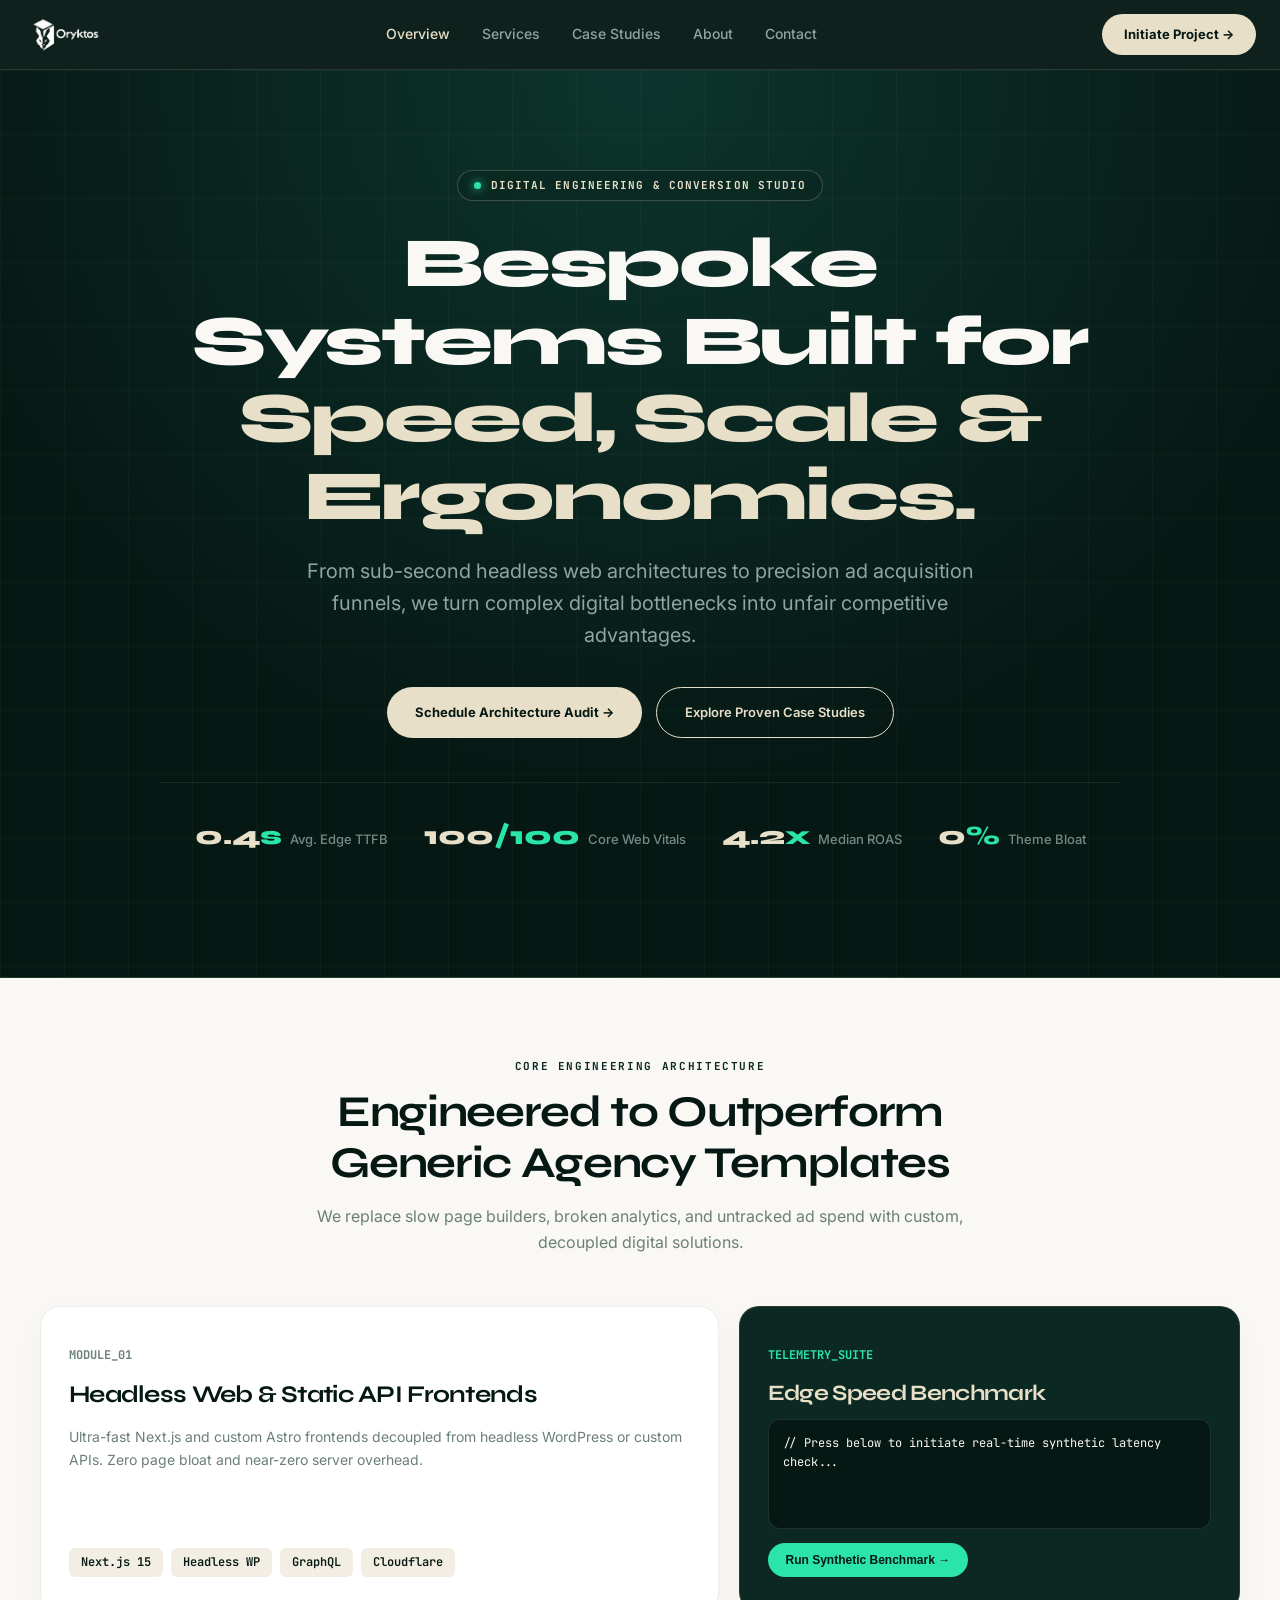
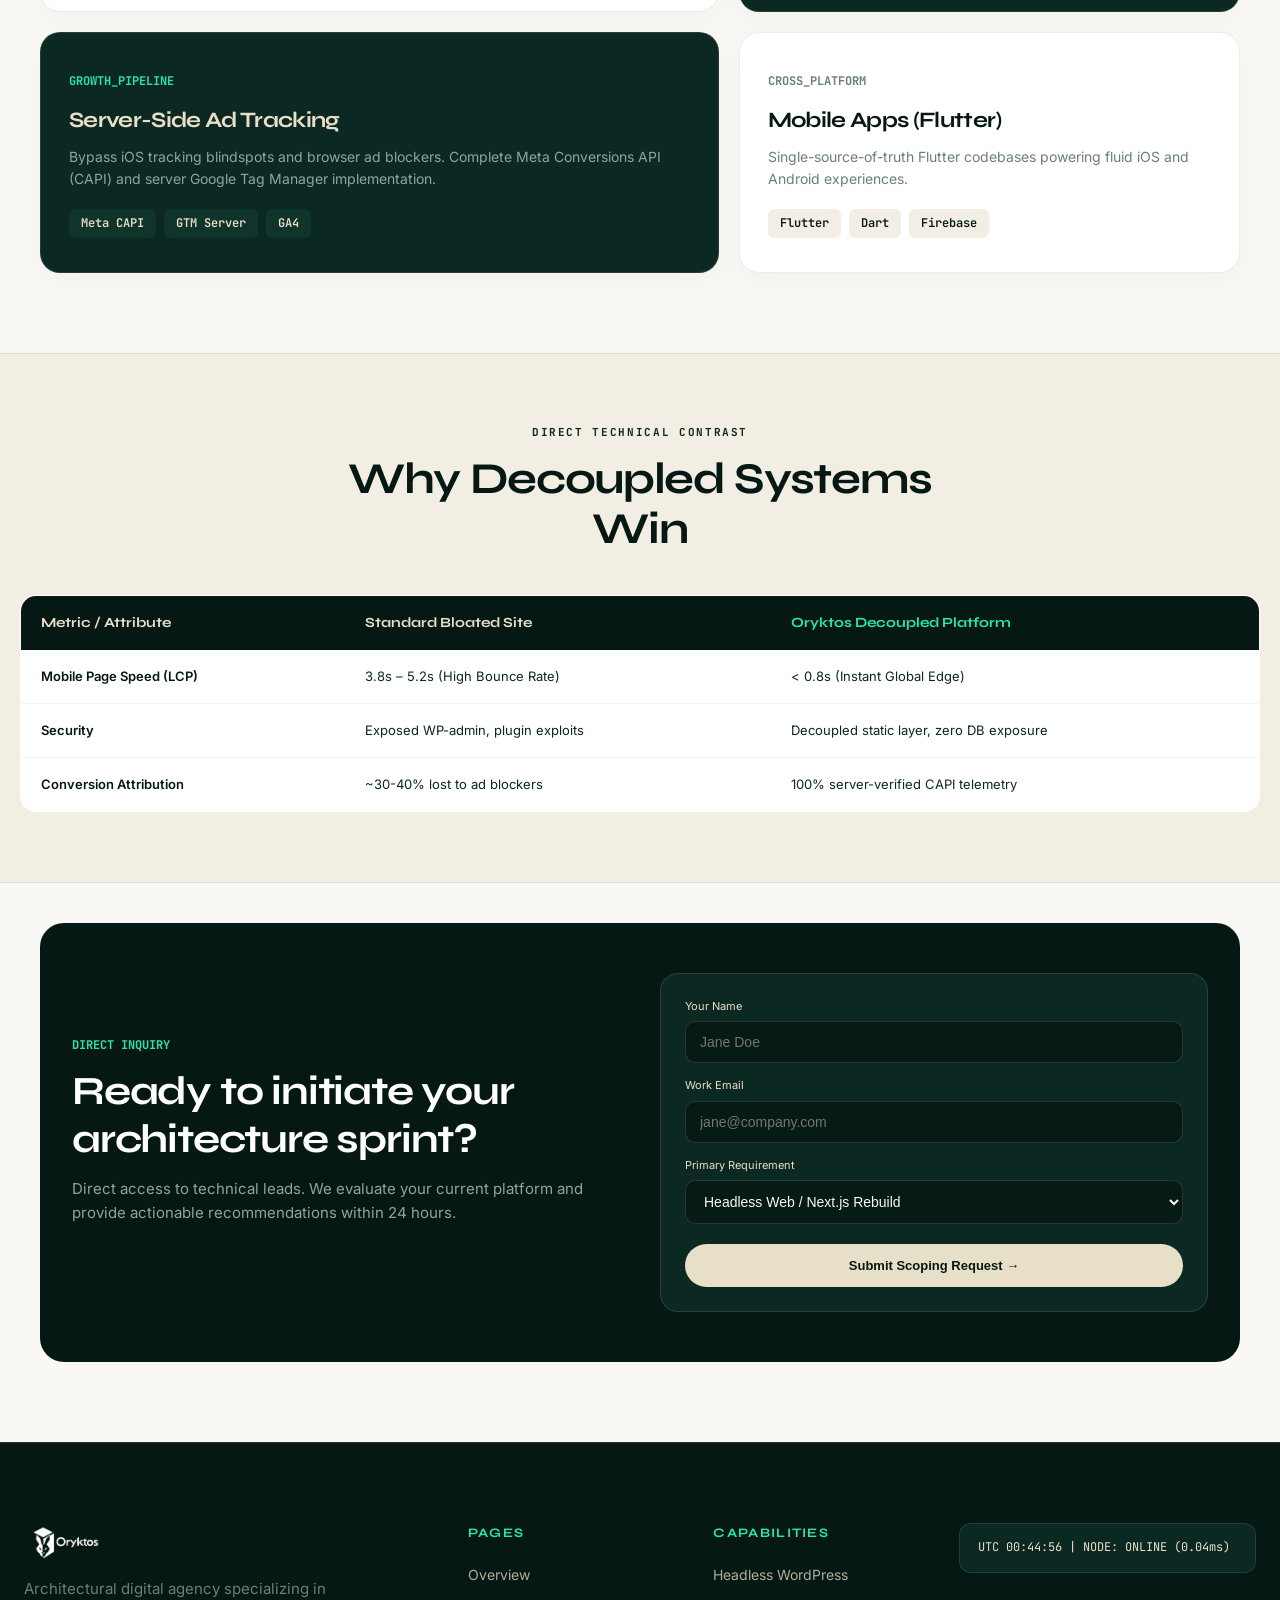
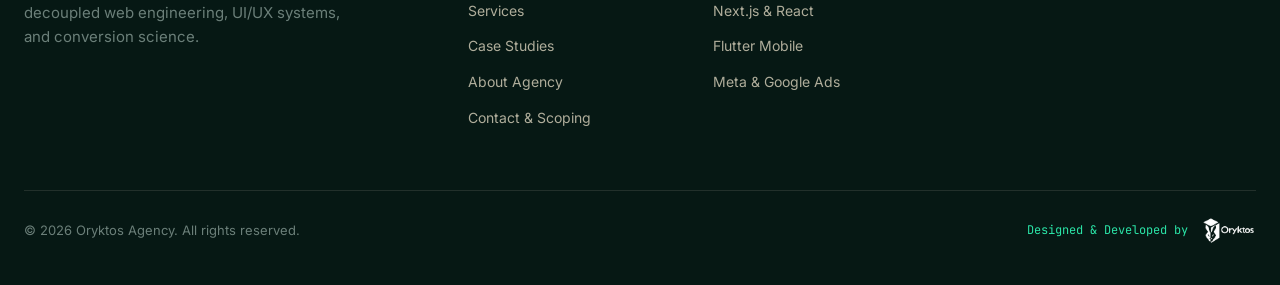
<file: index.html>
<!DOCTYPE html>
<html lang="en">
<head>
  <meta charset="UTF-8">
  <meta name="viewport" content="width=device-width, initial-scale=1.0, maximum-scale=5.0">
  <title>Oryktos — Digital Strategy, Engineering & Systems</title>
  <link rel="stylesheet" href="/style.css">
  <style>
    .hero { background: radial-gradient(circle at 50% 0%, #0d352d 0%, var(--pine-deep) 65%); color: #fff; padding: 100px 20px 120px; text-align: center; position: relative; border-bottom: 1px solid var(--border-dark); }
    .hero::before { content: ''; position: absolute; inset: 0; background-image: linear-gradient(rgba(232, 223, 200, 0.03) 1px, transparent 1px), linear-gradient(90deg, rgba(232, 223, 200, 0.03) 1px, transparent 1px); background-size: 64px 64px; pointer-events: none; }
    .hero-content { position: relative; z-index: 2; max-width: 960px; margin: 0 auto; }
    .hero-badge { display: inline-flex; align-items: center; gap: 10px; background-color: rgba(11, 40, 34, 0.85); border: 1px solid rgba(232, 223, 200, 0.22); padding: 6px 16px; border-radius: 999px; color: var(--sand-dim); font-size: 11px; font-weight: 700; letter-spacing: 0.1em; text-transform: uppercase; margin-bottom: 24px; }
    .badge-pulse { width: 7px; height: 7px; background: var(--accent-mint); border-radius: 50%; box-shadow: 0 0 10px var(--accent-mint); animation: pulseDot 2s infinite ease-in-out; }
    @keyframes pulseDot { 0%,100%{opacity:1;transform:scale(1)} 50%{opacity:0.4;transform:scale(0.8)} }
    .hero h1 { font-size: clamp(34px, 5.5vw, 76px); font-weight: 800; line-height: 1.1; margin: 0 auto 20px; color: #faf8f5; }
    .hero h1 em { font-style: normal; color: var(--sand-dim); }
    .hero p { color: #8fa59f; font-size: clamp(16px, 2vw, 20px); max-width: 680px; margin: 0 auto 36px; line-height: 1.6; }
    .hero-actions { display: flex; gap: 14px; justify-content: center; flex-wrap: wrap; margin-bottom: 44px; }
    .proof-strip { display: flex; justify-content: center; align-items: center; gap: 36px; flex-wrap: wrap; padding-top: 32px; border-top: 1px solid rgba(232, 223, 200, 0.08); }
    .proof-item { display: flex; align-items: baseline; gap: 8px; }
    .proof-num { font-family: var(--font-heading); font-size: 26px; font-weight: 800; color: var(--sand-dim); }
    .proof-num span { color: var(--accent-mint); }
    .proof-label { font-size: 13px; color: #728b84; font-weight: 500; }
    
    .section-wrap { max-width: 1240px; margin: 0 auto; padding: 80px 20px; width: 100%; box-sizing: border-box; }
    .section-heading-center { text-align: center; max-width: 680px; margin: 0 auto 50px; }
    .eyebrow { font-size: 11px; font-weight: 700; letter-spacing: 0.15em; text-transform: uppercase; color: var(--pine-surface); margin-bottom: 12px; }
    .section-title { font-size: clamp(28px, 4vw, 44px); color: var(--pine-deep); line-height: 1.15; margin-bottom: 16px; }
    .bento-grid { display: grid; grid-template-columns: 1.15fr 0.85fr; gap: 20px; }
    .bento-card { background: #ffffff; border: 1px solid var(--border-light); border-radius: 20px; padding: 34px 28px; box-shadow: 0 10px 35px rgba(6, 24, 20, 0.03); display: flex; flex-direction: column; justify-content: space-between; }
    .bento-card.dark { background: var(--pine-surface); border-color: rgba(232, 223, 200, 0.12); color: var(--sand-dim); }
    .tag-row { display: flex; gap: 8px; flex-wrap: wrap; margin-top: 18px; }
    .tag { background: var(--bg-sand); color: var(--pine-deep); padding: 5px 12px; border-radius: 6px; font-size: 12px; font-weight: 600; }
    .tag.dark { background: var(--pine-card); color: var(--sand-dim); }
    
    .comparison-section { background: #f2eee3; padding: 70px 20px; border-top: 1px solid var(--border-light); border-bottom: 1px solid var(--border-light); width: 100%; box-sizing: border-box; }
    .table-container { width: 100%; overflow-x: auto; -webkit-overflow-scrolling: touch; }
    .comp-table { width: 100%; min-width: 580px; border-collapse: collapse; background: #ffffff; border-radius: 16px; overflow: hidden; border: 1px solid rgba(11, 40, 34, 0.08); margin-top: 24px; }
    .comp-table th, .comp-table td { padding: 16px 20px; text-align: left; font-size: 13px; }
    .comp-table th { background: var(--pine-deep); color: var(--sand-dim); font-family: var(--font-heading); font-size: 14px; }
    .comp-table th:last-child { color: var(--accent-mint); }
    .comp-table tr { border-bottom: 1px solid rgba(11, 40, 34, 0.06); }
    .comp-table tr:last-child { border-bottom: none; }
    .comp-table td:first-child { font-weight: 600; color: var(--pine-deep); }
    
    .landing-cta { background: var(--pine-deep); border-radius: 24px; padding: 50px 32px; color: #fff; display: grid; grid-template-columns: 1fr 1fr; gap: 40px; align-items: center; }
    .cta-form { background: var(--pine-surface); border: 1px solid rgba(232, 223, 200, 0.14); border-radius: 18px; padding: 24px; display: flex; flex-direction: column; gap: 14px; }
    .cta-input, .cta-select { width: 100%; box-sizing: border-box; background: rgba(6, 24, 20, 0.85); border: 1px solid rgba(232, 223, 200, 0.15); border-radius: 10px; padding: 12px 14px; color: #faf8f5; font-size: 14px; outline: none; }
    .cta-input:focus, .cta-select:focus { border-color: var(--accent-mint); }
    
    @media (max-width: 900px) {
      .bento-grid { grid-template-columns: 1fr; }
      .landing-cta { grid-template-columns: 1fr; padding: 36px 20px; }
      .proof-strip { gap: 16px; flex-direction: column; }
      .hero-actions .nav-cta-btn, .hero-actions .btn-secondary { width: 100%; }
    }
  </style>
</head>
<body>

  <!-- HEADER (LOGO ONLY, NO TEXT) -->
  <header class="site-header">
    <div class="nav-container">
      <a href="/" class="brand-link">
        <img src="/logo.png" alt="Oryktos" class="brand-logo-img">
      </a>
      <nav class="desktop-nav">
        <a href="/" class="active">Overview</a>
        <a href="/services/">Services</a>
        <a href="/work/">Case Studies</a>
        <a href="/about/">About</a>
        <a href="/contact/">Contact</a>
      </nav>
      <a href="/contact/" class="nav-cta-btn desktop-cta">Initiate Project →</a>
      <button class="mobile-toggle" id="mobileMenuBtn" onclick="toggleMenu()" aria-label="Toggle navigation">
        <span></span><span></span><span></span>
      </button>
    </div>
  </header>

  <!-- MOBILE DRAWER (Hidden safely by default) -->
  <div class="mobile-menu-overlay" id="mobileMenu" style="visibility: hidden; opacity: 0; pointer-events: none;">
    <nav class="mobile-links">
      <a href="/" class="active" onclick="toggleMenu()">Overview</a>
      <a href="/services/" onclick="toggleMenu()">Services</a>
      <a href="/work/" onclick="toggleMenu()">Case Studies</a>
      <a href="/about/" onclick="toggleMenu()">About</a>
      <a href="/contact/" onclick="toggleMenu()">Contact</a>
    </nav>
    <div style="margin-top: 32px;">
      <a href="/contact/" class="nav-cta-btn" style="width:100%; padding:16px; font-size:15px;" onclick="toggleMenu()">Initiate Project →</a>
    </div>
  </div>

  <!-- HERO -->
  <section class="hero">
    <div class="hero-content">
      <div class="hero-badge mono-font"><span class="badge-pulse"></span> Digital Engineering & Conversion Studio</div>
      <h1>Bespoke Systems Built for <em>Speed, Scale & Ergonomics.</em></h1>
      <p>From sub-second headless web architectures to precision ad acquisition funnels, we turn complex digital bottlenecks into unfair competitive advantages.</p>
      <div class="hero-actions">
        <a href="#quick-audit" class="nav-cta-btn" style="padding:14px 28px;">Schedule Architecture Audit →</a>
        <a href="/work/" class="btn-secondary" style="padding:14px 28px;">Explore Proven Case Studies</a>
      </div>
      <div class="proof-strip">
        <div class="proof-item"><div class="proof-num">0.4<span>s</span></div><div class="proof-label">Avg. Edge TTFB</div></div>
        <div class="proof-item"><div class="proof-num">100<span>/100</span></div><div class="proof-label">Core Web Vitals</div></div>
        <div class="proof-item"><div class="proof-num">4.2<span>x</span></div><div class="proof-label">Median ROAS</div></div>
        <div class="proof-item"><div class="proof-num">0<span>%</span></div><div class="proof-label">Theme Bloat</div></div>
      </div>
    </div>
  </section>

  <!-- BENTO -->
  <section class="section-wrap">
    <div class="section-heading-center">
      <div class="eyebrow mono-font">Core Engineering Architecture</div>
      <h2 class="section-title">Engineered to Outperform Generic Agency Templates</h2>
      <p style="color:var(--text-muted);">We replace slow page builders, broken analytics, and untracked ad spend with custom, decoupled digital solutions.</p>
    </div>

    <div class="bento-grid">
      <div class="bento-card">
        <div>
          <span class="mono-font" style="font-size:12px; font-weight:700; color:var(--text-muted);">MODULE_01</span>
          <h3 style="font-size:24px; margin:10px 0 12px; color:var(--pine-deep);">Headless Web & Static API Frontends</h3>
          <p style="color:var(--text-muted); font-size:14px;">Ultra-fast Next.js and custom Astro frontends decoupled from headless WordPress or custom APIs. Zero page bloat and near-zero server overhead.</p>
        </div>
        <div class="tag-row">
          <span class="tag">Next.js 15</span><span class="tag">Headless WP</span><span class="tag">GraphQL</span><span class="tag">Cloudflare</span>
        </div>
      </div>

      <div class="bento-card dark">
        <div>
          <span class="mono-font" style="font-size:12px; font-weight:700; color:var(--accent-mint);">TELEMETRY_SUITE</span>
          <h3 style="font-size:22px; margin:10px 0 8px;">Edge Speed Benchmark</h3>
          <div id="terminal-log" class="mono-font" style="background:#061814; padding:14px; border-radius:12px; font-size:12px; min-height:110px; border:1px solid rgba(232,223,200,0.12); color:#faf8f5; white-space:pre-wrap; overflow-x:auto;">// Press below to initiate real-time synthetic latency check...</div>
        </div>
        <button onclick="runBenchmark()" class="nav-cta-btn" style="background:var(--accent-mint); font-size:12px; padding:10px 18px; margin-top:14px; align-self:flex-start;">
          Run Synthetic Benchmark →
        </button>
      </div>

      <div class="bento-card dark">
        <div>
          <span class="mono-font" style="font-size:12px; font-weight:700; color:var(--accent-mint);">GROWTH_PIPELINE</span>
          <h3 style="font-size:22px; margin:10px 0 8px;">Server-Side Ad Tracking</h3>
          <p style="color:#8fa59f; font-size:14px;">Bypass iOS tracking blindspots and browser ad blockers. Complete Meta Conversions API (CAPI) and server Google Tag Manager implementation.</p>
        </div>
        <div class="tag-row">
          <span class="tag dark">Meta CAPI</span><span class="tag dark">GTM Server</span><span class="tag dark">GA4</span>
        </div>
      </div>

      <div class="bento-card">
        <div>
          <span class="mono-font" style="font-size:12px; font-weight:700; color:var(--text-muted);">CROSS_PLATFORM</span>
          <h3 style="font-size:22px; margin:10px 0 8px; color:var(--pine-deep);">Mobile Apps (Flutter)</h3>
          <p style="color:var(--text-muted); font-size:14px;">Single-source-of-truth Flutter codebases powering fluid iOS and Android experiences.</p>
        </div>
        <div class="tag-row">
          <span class="tag">Flutter</span><span class="tag">Dart</span><span class="tag">Firebase</span>
        </div>
      </div>
    </div>
  </section>

  <!-- TABLE -->
  <section class="comparison-section">
    <div class="section-heading-center" style="margin-bottom:10px;">
      <div class="eyebrow mono-font">Direct Technical Contrast</div>
      <h2 class="section-title">Why Decoupled Systems Win</h2>
    </div>
    <div class="table-container">
      <table class="comp-table">
        <thead>
          <tr>
            <th>Metric / Attribute</th>
            <th>Standard Bloated Site</th>
            <th>Oryktos Decoupled Platform</th>
          </tr>
        </thead>
        <tbody>
          <tr><td>Mobile Page Speed (LCP)</td><td>3.8s – 5.2s (High Bounce Rate)</td><td>&lt; 0.8s (Instant Global Edge)</td></tr>
          <tr><td>Security</td><td>Exposed WP-admin, plugin exploits</td><td>Decoupled static layer, zero DB exposure</td></tr>
          <tr><td>Conversion Attribution</td><td>~30-40% lost to ad blockers</td><td>100% server-verified CAPI telemetry</td></tr>
        </tbody>
      </table>
    </div>
  </section>

  <!-- FORM -->
  <section class="section-wrap" id="quick-audit" style="padding-top:40px;">
    <div class="landing-cta">
      <div>
        <div class="mono-font" style="font-size:12px; color:var(--accent-mint); font-weight:700; margin-bottom:12px;">DIRECT INQUIRY</div>
        <h2 style="font-size:clamp(26px, 3.2vw, 40px); line-height:1.2; margin-bottom:14px;">Ready to initiate your architecture sprint?</h2>
        <p style="color:#8fa59f; font-size:15px; margin-bottom:24px;">Direct access to technical leads. We evaluate your current platform and provide actionable recommendations within 24 hours.</p>
      </div>
      <form class="cta-form" name="homepage-audit" method="POST" data-netlify="true" netlify-honeypot="bot-field">
        <input type="hidden" name="form-name" value="homepage-audit">
        <p style="display:none;"><input name="bot-field"></p>
        <div>
          <label style="font-size:11px; color:var(--sand-dim); display:block; margin-bottom:6px;">Your Name</label>
          <input type="text" name="name" class="cta-input" required placeholder="Jane Doe">
        </div>
        <div>
          <label style="font-size:11px; color:var(--sand-dim); display:block; margin-bottom:6px;">Work Email</label>
          <input type="email" name="email" class="cta-input" required placeholder="jane@company.com">
        </div>
        <div>
          <label style="font-size:11px; color:var(--sand-dim); display:block; margin-bottom:6px;">Primary Requirement</label>
          <select name="service" class="cta-select">
            <option value="headless-web">Headless Web / Next.js Rebuild</option>
            <option value="mobile-app">Cross-Platform Flutter Mobile</option>
            <option value="ad-tracking">Meta & Google Server CAPI Tracking</option>
            <option value="performance-audit">Comprehensive Performance Audit</option>
          </select>
        </div>
        <button type="submit" class="nav-cta-btn" style="width:100%; padding:14px; margin-top:6px;">Submit Scoping Request →</button>
      </form>
    </div>
  </section>

  <!-- FOOTER -->
  <footer class="site-footer">
    <div class="footer-container">
      <div class="footer-grid">
        <div>
         <div class="footer-brand-wrap">
  <img src="/logo.png" alt="Oryktos" class="footer-logo-img" style="height: 38px; width: auto; max-width: 160px; object-fit: contain; display: block;">
</div>
          <p class="footer-tagline">Architectural digital agency specializing in decoupled web engineering, UI/UX systems, and conversion science.</p>
        </div>
        <div class="footer-col">
          <h4>Pages</h4>
          <ul>
            <li><a href="/">Overview</a></li>
            <li><a href="/services/">Services</a></li>
            <li><a href="/work/">Case Studies</a></li>
            <li><a href="/about/">About Agency</a></li>
            <li><a href="/contact/">Contact & Scoping</a></li>
          </ul>
        </div>
        <div class="footer-col">
          <h4>Capabilities</h4>
          <ul>
            <li><a href="/services/">Headless WordPress</a></li>
            <li><a href="/services/">Next.js & React</a></li>
            <li><a href="/services/">Flutter Mobile</a></li>
            <li><a href="/services/">Meta & Google Ads</a></li>
          </ul>
        </div>
        <div>
          <div class="telemetry-box mono-font" id="telemetry-clock">INITIALIZING TELEMETRY...</div>
        </div>
      </div>
      <div class="footer-bottom">
        <div>© 2026 Oryktos Agency. All rights reserved.</div>
<div class="mono-font" style="display:inline-flex; align-items:center; gap:8px; color:var(--accent-mint); font-size:12px;">
  <span>Designed & Developed by</span>
  <img src="/logo.png" alt="Oryktos" style="height:30px; width:auto; vertical-align:middle; display:inline-block;">
</div>      </div>
    </div>
  </footer>

  <script src="/script.js"></script>
</body>
</html>
</file>
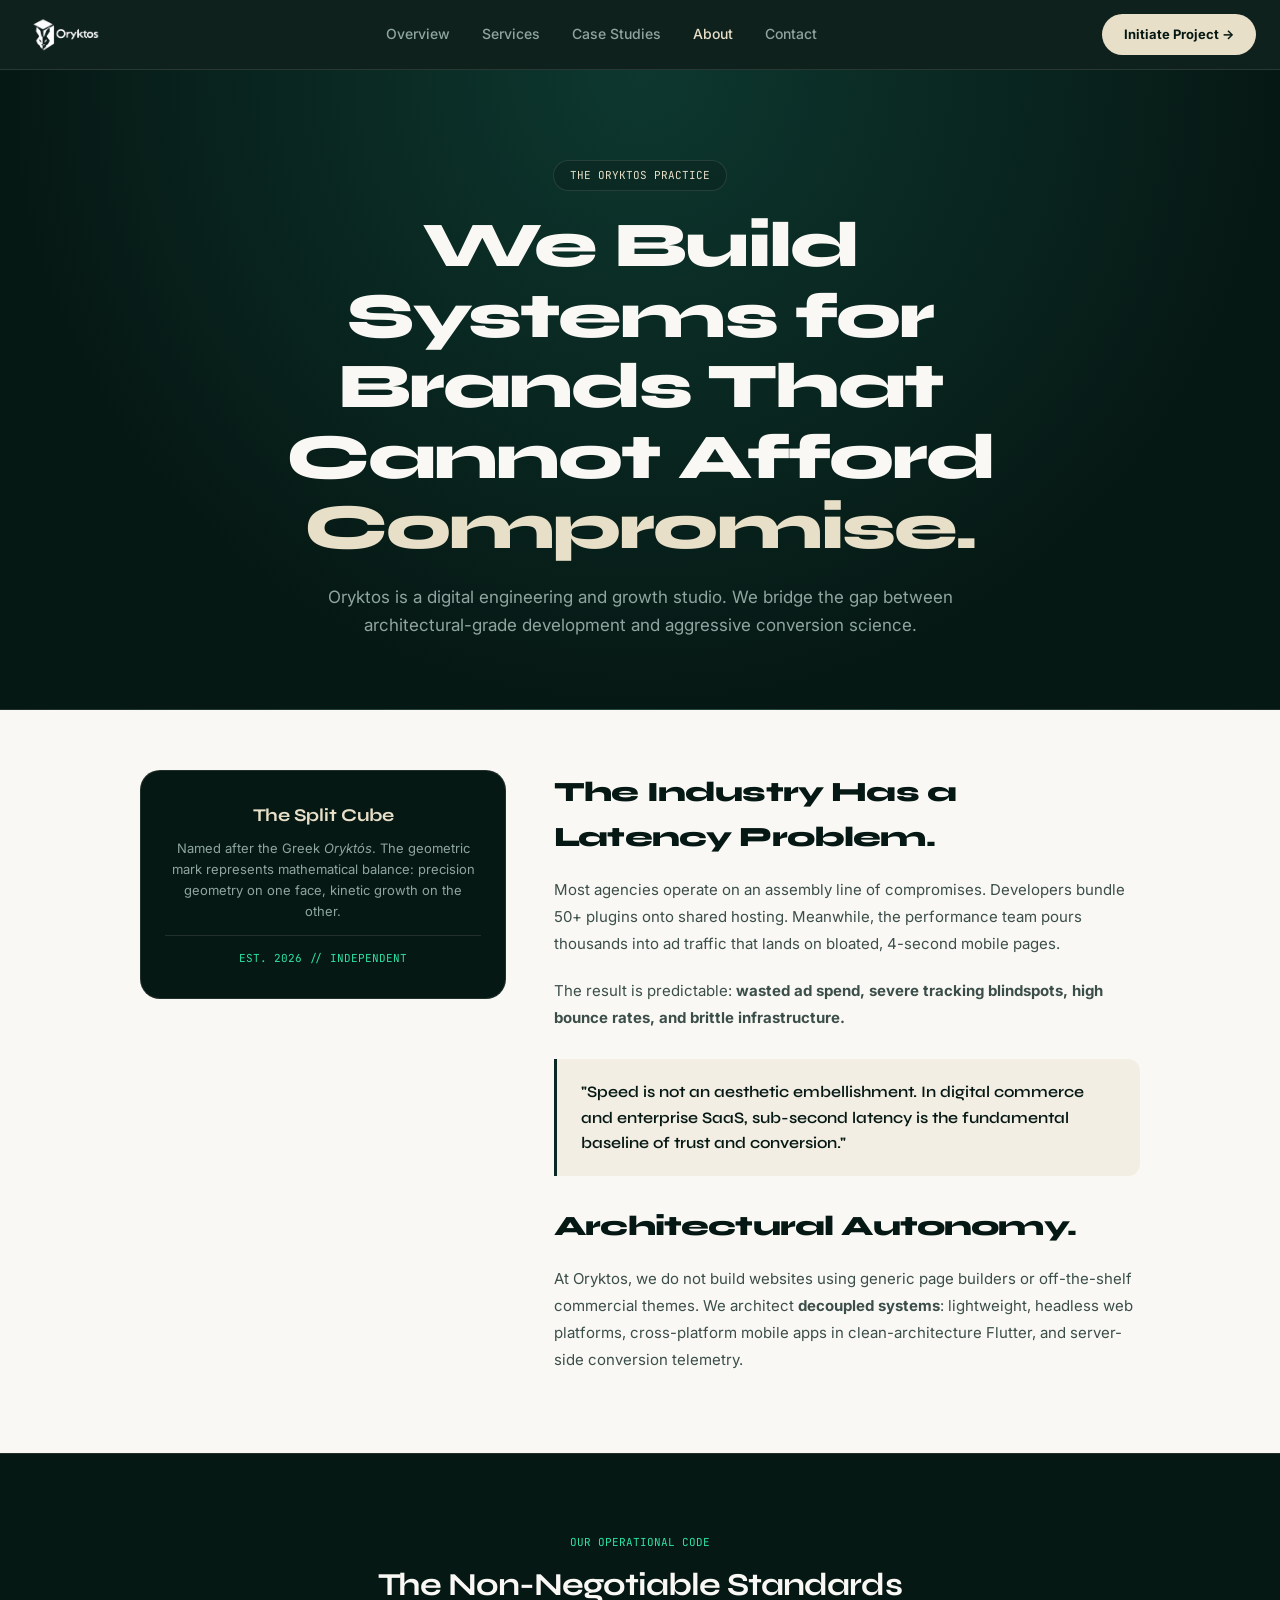
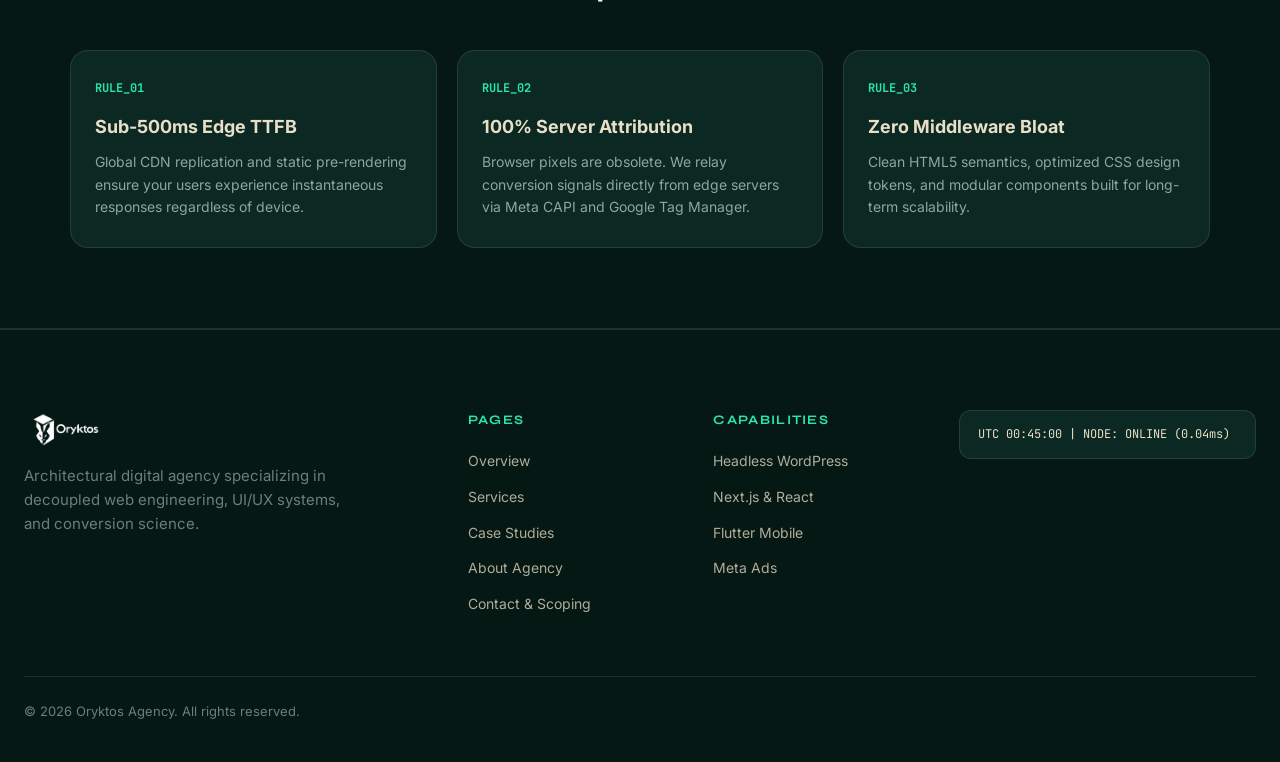
<file: about/index.html>
<!DOCTYPE html>
<html lang="en">
<head>
  <meta charset="UTF-8">
  <meta name="viewport" content="width=device-width, initial-scale=1.0, maximum-scale=5.0">
  <title>About & Manifesto — Oryktos</title>
  <link rel="stylesheet" href="/style.css">
  <style>
    .about-header { background: radial-gradient(circle at 50% 0%, #0d382f 0%, var(--pine-deep) 70%); color: #faf8f5; padding: 90px 20px 70px; text-align: center; border-bottom: 1px solid var(--border-dark); }
    .header-inner { max-width: 860px; margin: 0 auto; }
    .about-badge { display: inline-flex; align-items: center; gap: 10px; background: rgba(11, 40, 34, 0.8); border: 1px solid var(--border-dark); padding: 6px 16px; border-radius: 999px; color: var(--sand-dim); font-size: 11px; margin-bottom: 20px; }
    .about-header h1 { font-size: clamp(32px, 5vw, 68px); font-weight: 800; line-height: 1.1; margin: 0 0 20px; }
    .about-header h1 em { font-style: normal; color: var(--sand-dim); }
    .about-header p { font-size: 17px; color: #8fa59f; line-height: 1.65; max-width: 660px; margin: 0 auto; }
    .narrative-wrap { max-width: 1040px; margin: 60px auto; padding: 0 20px; box-sizing: border-box; }
    .narrative-grid { display: grid; grid-template-columns: 1fr 1.6fr; gap: 48px; align-items: start; }
    .narrative-sticky { position: sticky; top: 100px; }
    .brand-mark-card { background: var(--pine-deep); border: 1px solid var(--border-dark); border-radius: 20px; padding: 30px 24px; color: var(--sand-dim); text-align: center; }
    .narrative-body h2 { font-size: 28px; font-weight: 800; margin: 0 0 16px; color: var(--pine-deep); }
    .narrative-body p { font-size: 15px; color: #3b4e49; line-height: 1.8; margin-bottom: 20px; }
    .quote-pull { background: #f2eee3; border-left: 3px solid var(--pine-surface); border-radius: 0 12px 12px 0; padding: 20px 24px; font-family: var(--font-heading); font-size: 16px; font-weight: 600; color: var(--pine-deep); margin: 28px 0; }
    .tenets-section { background: var(--pine-deep); color: #faf8f5; padding: 80px 20px; border-top: 1px solid var(--border-dark); border-bottom: 1px solid var(--border-dark); }
    .tenets-grid { display: grid; grid-template-columns: repeat(3, 1fr); gap: 20px; margin: 40px auto 0; max-width: 1140px; }
    .tenet-card { background: var(--pine-surface); border: 1px solid var(--border-dark); border-radius: 18px; padding: 28px 24px; }
    .tenet-num { font-size: 12px; color: var(--accent-mint); font-weight: 700; margin-bottom: 14px; }
    .tenet-title { font-size: 18px; font-weight: 700; color: var(--sand-dim); margin-bottom: 10px; }
    @media (max-width: 850px) { .narrative-grid { grid-template-columns: 1fr; gap: 32px; } .narrative-sticky { position: static; } .tenets-grid { grid-template-columns: 1fr; } }
  </style>
</head>
<body>

  <!-- HEADER -->
  <header class="site-header">
    <div class="nav-container">
      <a href="/" class="brand-link">
        <img src="/logo.png" alt="Oryktos" class="brand-logo-img">
      </a>
      <nav class="desktop-nav">
        <a href="/">Overview</a>
        <a href="/services/">Services</a>
        <a href="/work/">Case Studies</a>
        <a href="/about/" class="active">About</a>
        <a href="/contact/">Contact</a>
      </nav>
      <a href="/contact/" class="nav-cta-btn desktop-cta">Initiate Project →</a>
      <button class="mobile-toggle" id="mobileMenuBtn" onclick="toggleMenu()" aria-label="Toggle navigation">
        <span></span><span></span><span></span>
      </button>
    </div>
  </header>

  <!-- MOBILE DRAWER -->
  <div class="mobile-menu-overlay" id="mobileMenu" style="visibility: hidden; opacity: 0; pointer-events: none;">
    <nav class="mobile-links">
      <a href="/" onclick="toggleMenu()">Overview</a>
      <a href="/services/" onclick="toggleMenu()">Services</a>
      <a href="/work/" onclick="toggleMenu()">Case Studies</a>
      <a href="/about/" class="active" onclick="toggleMenu()">About</a>
      <a href="/contact/" onclick="toggleMenu()">Contact</a>
    </nav>
    <div style="margin-top: 32px;">
      <a href="/contact/" class="nav-cta-btn" style="width:100%; padding:16px; font-size:15px;" onclick="toggleMenu()">Initiate Project →</a>
    </div>
  </div>

  <section class="about-header">
    <div class="header-inner">
      <div class="about-badge mono-font">THE ORYKTOS PRACTICE</div>
      <h1>We Build Systems for Brands That Cannot Afford <em>Compromise.</em></h1>
      <p>Oryktos is a digital engineering and growth studio. We bridge the gap between architectural-grade development and aggressive conversion science.</p>
    </div>
  </section>

  <section class="narrative-wrap">
    <div class="narrative-grid">
      <aside class="narrative-sticky">
        <div class="brand-mark-card">
          <div style="font-family:var(--font-heading); font-size:18px; font-weight:700; margin-bottom:8px;">The Split Cube</div>
          <p style="font-size:13px; color:#8fa59f; line-height:1.6;">Named after the Greek <em>Oryktós</em>. The geometric mark represents mathematical balance: precision geometry on one face, kinetic growth on the other.</p>
          <div style="margin-top:14px; padding-top:14px; border-top:1px solid var(--border-dark); font-family:var(--font-mono); font-size:11px; color:var(--accent-mint);">EST. 2026 // INDEPENDENT</div>
        </div>
      </aside>

      <article class="narrative-body">
        <h2>The Industry Has a Latency Problem.</h2>
        <p>Most agencies operate on an assembly line of compromises. Developers bundle 50+ plugins onto shared hosting. Meanwhile, the performance team pours thousands into ad traffic that lands on bloated, 4-second mobile pages.</p>
        <p>The result is predictable: <strong>wasted ad spend, severe tracking blindspots, high bounce rates, and brittle infrastructure.</strong></p>
        <div class="quote-pull">"Speed is not an aesthetic embellishment. In digital commerce and enterprise SaaS, sub-second latency is the fundamental baseline of trust and conversion."</div>
        <h2>Architectural Autonomy.</h2>
        <p>At Oryktos, we do not build websites using generic page builders or off-the-shelf commercial themes. We architect <strong>decoupled systems</strong>: lightweight, headless web platforms, cross-platform mobile apps in clean-architecture Flutter, and server-side conversion telemetry.</p>
      </article>
    </div>
  </section>

  <section class="tenets-section">
    <div style="text-align:center; max-width:620px; margin:0 auto;">
      <div class="mono-font" style="font-size:11px; color:var(--accent-mint); margin-bottom:8px;">OUR OPERATIONAL CODE</div>
      <h2 style="font-size:32px; margin:0 0 10px; color:#faf8f5;">The Non-Negotiable Standards</h2>
    </div>
    <div class="tenets-grid">
      <div class="tenet-card">
        <div class="tenet-num mono-font">RULE_01</div>
        <div class="tenet-title">Sub-500ms Edge TTFB</div>
        <div class="tenet-desc" style="font-size:14px; color:#8fa59f;">Global CDN replication and static pre-rendering ensure your users experience instantaneous responses regardless of device.</div>
      </div>
      <div class="tenet-card">
        <div class="tenet-num mono-font">RULE_02</div>
        <div class="tenet-title">100% Server Attribution</div>
        <div class="tenet-desc" style="font-size:14px; color:#8fa59f;">Browser pixels are obsolete. We relay conversion signals directly from edge servers via Meta CAPI and Google Tag Manager.</div>
      </div>
      <div class="tenet-card">
        <div class="tenet-num mono-font">RULE_03</div>
        <div class="tenet-title">Zero Middleware Bloat</div>
        <div class="tenet-desc" style="font-size:14px; color:#8fa59f;">Clean HTML5 semantics, optimized CSS design tokens, and modular components built for long-term scalability.</div>
      </div>
    </div>
  </section>

  <footer class="site-footer">
    <div class="footer-container">
      <div class="footer-grid">
        <div>
         <div class="footer-brand-wrap">
  <img src="/logo.png" alt="Oryktos" class="footer-logo-img" style="height: 38px; width: auto; max-width: 160px; object-fit: contain; display: block;">
</div>
          <p class="footer-tagline">Architectural digital agency specializing in decoupled web engineering, UI/UX systems, and conversion science.</p>
        </div>
        <div class="footer-col">
          <h4>Pages</h4>
          <ul>
            <li><a href="/">Overview</a></li>
            <li><a href="/services/">Services</a></li>
            <li><a href="/work/">Case Studies</a></li>
            <li><a href="/about/">About Agency</a></li>
            <li><a href="/contact/">Contact & Scoping</a></li>
          </ul>
        </div>
        <div class="footer-col">
          <h4>Capabilities</h4>
          <ul>
            <li><a href="/services/">Headless WordPress</a></li>
            <li><a href="/services/">Next.js & React</a></li>
            <li><a href="/services/">Flutter Mobile</a></li>
            <li><a href="/services/">Meta Ads</a></li>
          </ul>
        </div>
        <div>
          <div class="telemetry-box mono-font" id="telemetry-clock">INITIALIZING TELEMETRY...</div>
        </div>
      </div>
      <div class="footer-bottom">
        <div>© 2026 Oryktos Agency. All rights reserved.</div>
      </div>
    </div>
  </footer>

  <script src="/script.js"></script>
</body>
</html>
</file>
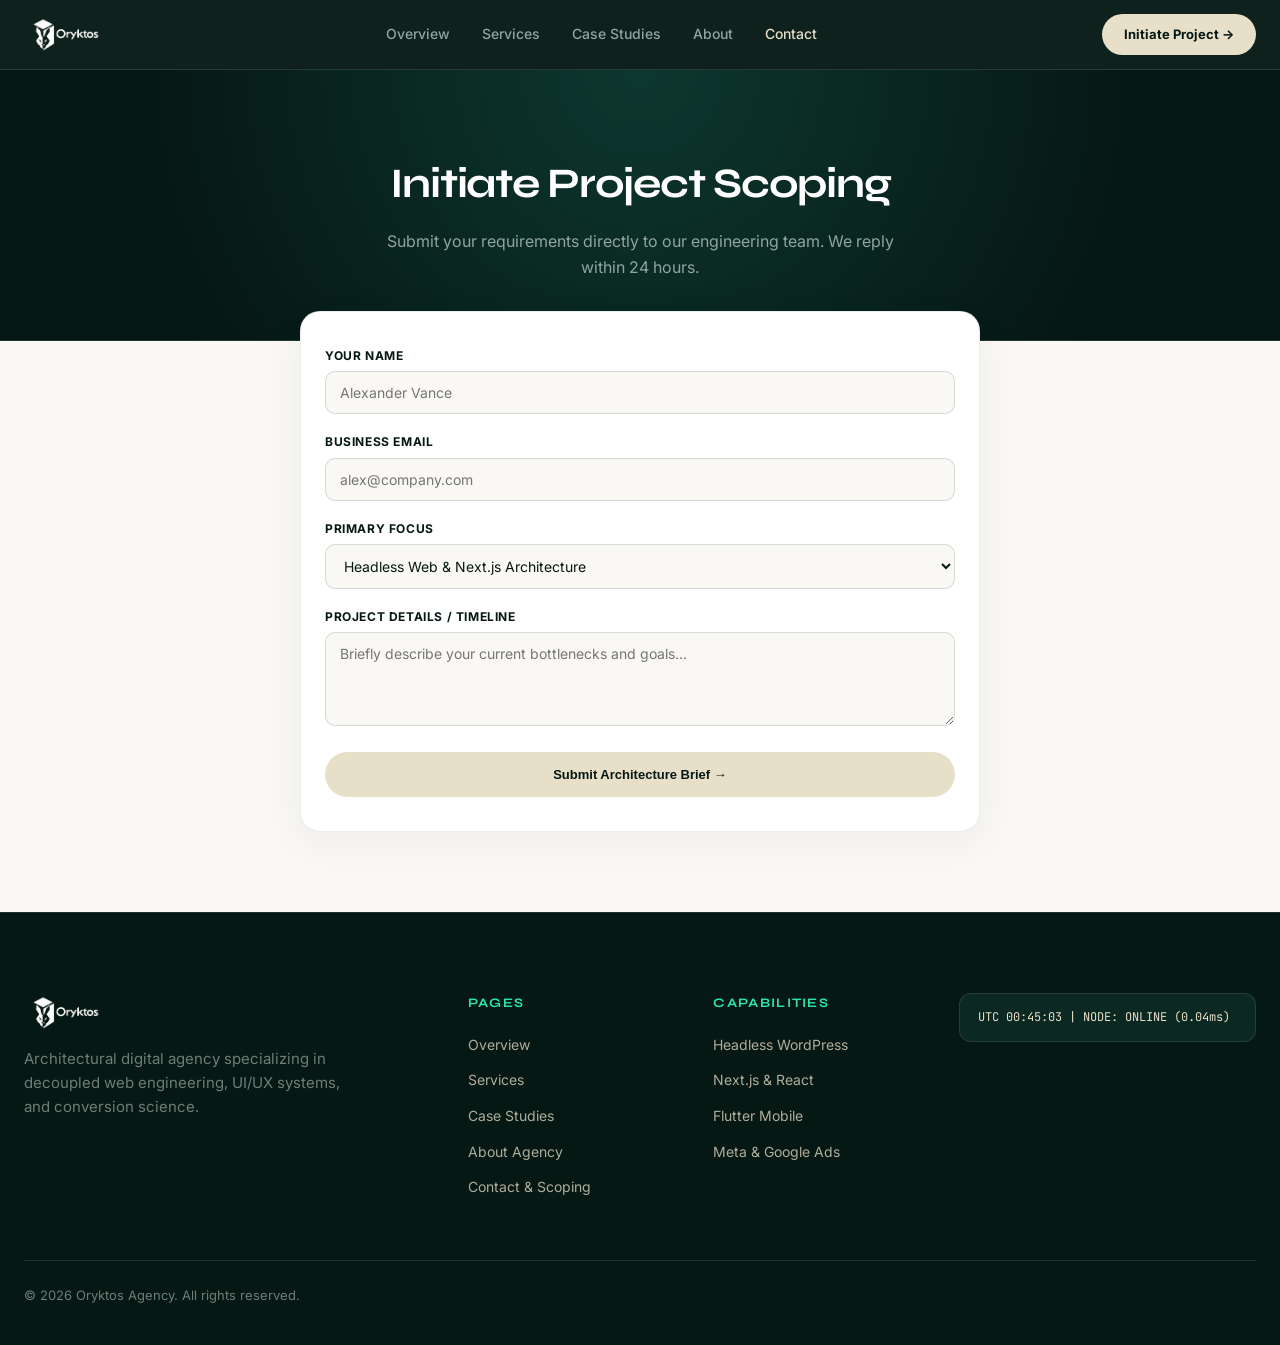
<file: contact/index.html>
<!DOCTYPE html>
<html lang="en">
<head>
  <meta charset="UTF-8">
  <meta name="viewport" content="width=device-width, initial-scale=1.0, maximum-scale=5.0">
  <title>Initiate Scoping — Oryktos</title>
  <link rel="stylesheet" href="/style.css">
  <style>
    .page-header { background: radial-gradient(circle at 50% 0%, #0d382f 0%, var(--pine-deep) 70%); color: #fff; padding: 80px 20px 60px; text-align: center; border-bottom: 1px solid var(--border-dark); }
    .form-wrap { max-width: 680px; margin: -30px auto 80px; background: #ffffff; border: 1px solid var(--border-light); border-radius: 20px; padding: 34px 24px; box-shadow: 0 10px 40px rgba(11, 40, 34, 0.05); position: relative; z-index: 10; width: calc(100% - 40px); box-sizing: border-box; }
    .field-group { margin-bottom: 18px; display: flex; flex-direction: column; gap: 6px; }
    label { font-size: 12px; font-weight: 700; color: var(--pine-deep); text-transform: uppercase; letter-spacing: 0.05em; }
    input, select, textarea { padding: 12px 14px; border-radius: 10px; border: 1px solid rgba(11, 40, 34, 0.15); background: var(--bg-stone); font-family: var(--font-body); font-size: 14px; color: var(--pine-deep); outline: none; width: 100%; box-sizing: border-box; }
    input:focus, select:focus, textarea:focus { border-color: var(--pine-surface); background: #fff; }
    @media (max-width: 600px) { .page-header h1 { font-size: 32px !important; } .form-wrap { margin-top: -20px; padding: 24px 18px; } }
  </style>
</head>
<body>

  <!-- HEADER -->
  <header class="site-header">
    <div class="nav-container">
      <a href="/" class="brand-link">
        <img src="/logo.png" alt="Oryktos" class="brand-logo-img" onerror="this.style.display='none'">
      </a>
      <nav class="desktop-nav">
        <a href="/">Overview</a>
        <a href="/services/">Services</a>
        <a href="/work/">Case Studies</a>
        <a href="/about/">About</a>
        <a href="/contact/" class="active">Contact</a>
      </nav>
      <a href="/contact/" class="nav-cta-btn desktop-cta">Initiate Project →</a>
      <button class="mobile-toggle" id="mobileMenuBtn" onclick="toggleMenu()" aria-label="Toggle navigation">
        <span></span><span></span><span></span>
      </button>
    </div>
  </header>

  <!-- MOBILE DRAWER -->
  <div class="mobile-menu-overlay" id="mobileMenu" style="visibility: hidden; opacity: 0; pointer-events: none;">
    <nav class="mobile-links">
      <a href="/" onclick="toggleMenu()">Overview</a>
      <a href="/services/" onclick="toggleMenu()">Services</a>
      <a href="/work/" onclick="toggleMenu()">Case Studies</a>
      <a href="/about/" onclick="toggleMenu()">About</a>
      <a href="/contact/" class="active" onclick="toggleMenu()">Contact</a>
    </nav>
    <div style="margin-top: 32px;">
      <a href="/contact/" class="nav-cta-btn" style="width:100%; padding:16px; font-size:15px;" onclick="toggleMenu()">Initiate Project →</a>
    </div>
  </div>

  <div class="page-header">
    <h1 style="font-size:42px; margin-bottom:12px;">Initiate Project Scoping</h1>
    <p style="color:#8fa59f; font-size:16px; max-width:540px; margin:0 auto;">Submit your requirements directly to our engineering team. We reply within 24 hours.</p>
  </div>

  <div class="form-wrap">
    <!-- Netlify Form -->
    <form name="oryktos-contact" method="POST" data-netlify="true" netlify-honeypot="bot-field">
      <input type="hidden" name="form-name" value="oryktos-contact">
      <p style="display:none;"><input name="bot-field"></p>

      <div class="field-group">
        <label>Your Name</label>
        <input type="text" name="name" required placeholder="Alexander Vance">
      </div>
      <div class="field-group">
        <label>Business Email</label>
        <input type="email" name="email" required placeholder="alex@company.com">
      </div>
      <div class="field-group">
        <label>Primary Focus</label>
        <select name="service" required>
          <option value="headless-web">Headless Web & Next.js Architecture</option>
          <option value="mobile-apps">Flutter / Cross-Platform Mobile</option>
          <option value="paid-media">Performance Meta & Google Ads Tracking</option>
          <option value="full-audit">Complete Technical & Growth Audit</option>
        </select>
      </div>
      <div class="field-group">
        <label>Project Details / Timeline</label>
        <textarea name="details" rows="4" placeholder="Briefly describe your current bottlenecks and goals..."></textarea>
      </div>

      <button type="submit" class="nav-cta-btn" style="width:100%; padding:15px; margin-top:8px;">
        Submit Architecture Brief →
      </button>
    </form>
  </div>

  <footer class="site-footer">
    <div class="footer-container">
      <div class="footer-grid">
        <div>
         <div class="footer-brand-wrap">
  <img src="/logo.png" alt="Oryktos" class="footer-logo-img" style="height: 38px; width: auto; max-width: 160px; object-fit: contain; display: block;">
</div>
          <p class="footer-tagline">Architectural digital agency specializing in decoupled web engineering, UI/UX systems, and conversion science.</p>
        </div>
        <div class="footer-col">
          <h4>Pages</h4>
          <ul>
            <li><a href="/">Overview</a></li>
            <li><a href="/services/">Services</a></li>
            <li><a href="/work/">Case Studies</a></li>
            <li><a href="/about/">About Agency</a></li>
            <li><a href="/contact/">Contact & Scoping</a></li>
          </ul>
        </div>
        <div class="footer-col">
          <h4>Capabilities</h4>
          <ul>
            <li><a href="/services/">Headless WordPress</a></li>
            <li><a href="/services/">Next.js & React</a></li>
            <li><a href="/services/">Flutter Mobile</a></li>
            <li><a href="/services/">Meta & Google Ads</a></li>
          </ul>
        </div>
        <div>
          <div class="telemetry-box mono-font" id="telemetry-clock">INITIALIZING TELEMETRY...</div>
        </div>
      </div>
      <div class="footer-bottom">
        <div>© 2026 Oryktos Agency. All rights reserved.</div>
      </div>
    </div>
  </footer>

  <script src="/script.js"></script>
</body>
</html>
</file>
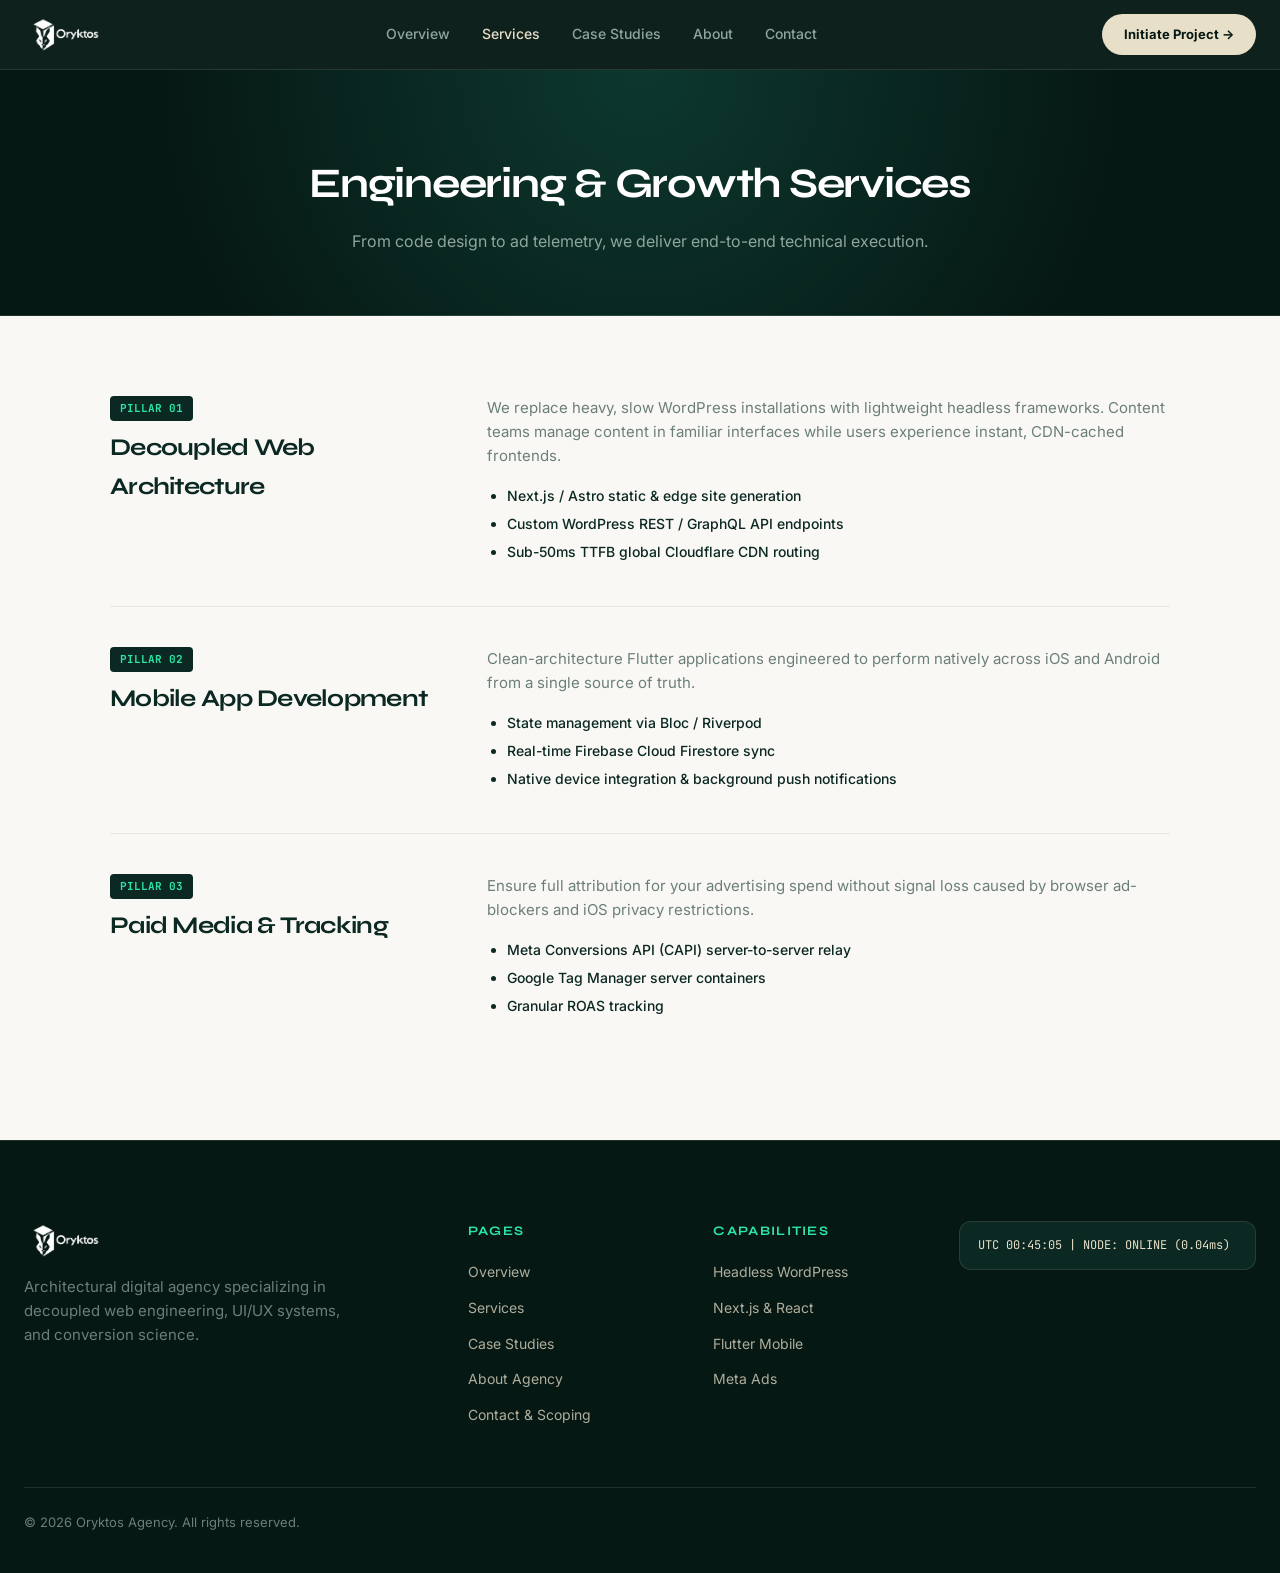
<file: services/index.html>
<!DOCTYPE html>
<html lang="en">
<head>
  <meta charset="UTF-8">
  <meta name="viewport" content="width=device-width, initial-scale=1.0, maximum-scale=5.0">
  <title>Capabilities & Services — Oryktos</title>
  <link rel="stylesheet" href="/style.css">
  <style>
    .page-header { background: radial-gradient(circle at 50% 0%, #0d382f 0%, var(--pine-deep) 70%); color: #fff; padding: 80px 20px 60px; text-align: center; border-bottom: 1px solid var(--border-dark); }
    .content-wrap { max-width: 1100px; margin: 40px auto 80px; padding: 0 20px; box-sizing: border-box; }
    .service-row { display: grid; grid-template-columns: 1fr 2fr; gap: 36px; padding: 40px 0; border-bottom: 1px solid var(--border-light); }
    .service-row:last-child { border-bottom: none; }
    .badge { font-size: 11px; font-weight: 700; color: var(--accent-mint); background: var(--pine-surface); padding: 4px 10px; border-radius: 4px; width: fit-content; margin-bottom: 8px; }
    @media (max-width: 768px) { .service-row { grid-template-columns: 1fr; gap: 16px; padding: 28px 0; } .page-header h1 { font-size: 32px !important; } }
  </style>
</head>
<body>

  <!-- HEADER -->
  <header class="site-header">
    <div class="nav-container">
      <a href="/" class="brand-link">
        <img src="/logo.png" alt="Oryktos" class="brand-logo-img">
      </a>
      <nav class="desktop-nav">
        <a href="/">Overview</a>
        <a href="/services/" class="active">Services</a>
        <a href="/work/">Case Studies</a>
        <a href="/about/">About</a>
        <a href="/contact/">Contact</a>
      </nav>
      <a href="/contact/" class="nav-cta-btn desktop-cta">Initiate Project →</a>
      <button class="mobile-toggle" id="mobileMenuBtn" onclick="toggleMenu()" aria-label="Toggle navigation">
        <span></span><span></span><span></span>
      </button>
    </div>
  </header>

  <!-- MOBILE DRAWER -->
  <div class="mobile-menu-overlay" id="mobileMenu" style="visibility: hidden; opacity: 0; pointer-events: none;">
    <nav class="mobile-links">
      <a href="/" onclick="toggleMenu()">Overview</a>
      <a href="/services/" class="active" onclick="toggleMenu()">Services</a>
      <a href="/work/" onclick="toggleMenu()">Case Studies</a>
      <a href="/about/" onclick="toggleMenu()">About</a>
      <a href="/contact/" onclick="toggleMenu()">Contact</a>
    </nav>
    <div style="margin-top: 32px;">
      <a href="/contact/" class="nav-cta-btn" style="width:100%; padding:16px; font-size:15px;" onclick="toggleMenu()">Initiate Project →</a>
    </div>
  </div>

  <div class="page-header">
    <h1 style="font-size:42px; margin-bottom:12px;">Engineering & Growth Services</h1>
    <p style="color:#8fa59f; font-size:16px; max-width:600px; margin:0 auto;">From code design to ad telemetry, we deliver end-to-end technical execution.</p>
  </div>

  <div class="content-wrap">
    <div class="service-row">
      <div>
        <div class="badge mono-font">PILLAR 01</div>
        <h2 style="font-size:24px;">Decoupled Web Architecture</h2>
      </div>
      <div>
        <p style="color:var(--text-muted); font-size:15px; margin-bottom:14px;">We replace heavy, slow WordPress installations with lightweight headless frameworks. Content teams manage content in familiar interfaces while users experience instant, CDN-cached frontends.</p>
        <ul style="color:var(--text-dark); font-weight:500; line-height:2; padding-left:20px; font-size:14px;">
          <li>Next.js / Astro static & edge site generation</li>
          <li>Custom WordPress REST / GraphQL API endpoints</li>
          <li>Sub-50ms TTFB global Cloudflare CDN routing</li>
        </ul>
      </div>
    </div>
    <div class="service-row">
      <div>
        <div class="badge mono-font">PILLAR 02</div>
        <h2 style="font-size:24px;">Mobile App Development</h2>
      </div>
      <div>
        <p style="color:var(--text-muted); font-size:15px; margin-bottom:14px;">Clean-architecture Flutter applications engineered to perform natively across iOS and Android from a single source of truth.</p>
        <ul style="color:var(--text-dark); font-weight:500; line-height:2; padding-left:20px; font-size:14px;">
          <li>State management via Bloc / Riverpod</li>
          <li>Real-time Firebase Cloud Firestore sync</li>
          <li>Native device integration & background push notifications</li>
        </ul>
      </div>
    </div>
    <div class="service-row">
      <div>
        <div class="badge mono-font">PILLAR 03</div>
        <h2 style="font-size:24px;">Paid Media & Tracking</h2>
      </div>
      <div>
        <p style="color:var(--text-muted); font-size:15px; margin-bottom:14px;">Ensure full attribution for your advertising spend without signal loss caused by browser ad-blockers and iOS privacy restrictions.</p>
        <ul style="color:var(--text-dark); font-weight:500; line-height:2; padding-left:20px; font-size:14px;">
          <li>Meta Conversions API (CAPI) server-to-server relay</li>
          <li>Google Tag Manager server containers</li>
          <li>Granular ROAS tracking</li>
        </ul>
      </div>
    </div>
  </div>

  <footer class="site-footer">
    <div class="footer-container">
      <div class="footer-grid">
        <div>
        <div class="footer-brand-wrap">
  <img src="/logo.png" alt="Oryktos" class="footer-logo-img" style="height: 38px; width: auto; max-width: 160px; object-fit: contain; display: block;">
</div>
          <p class="footer-tagline">Architectural digital agency specializing in decoupled web engineering, UI/UX systems, and conversion science.</p>
        </div>
        <div class="footer-col">
          <h4>Pages</h4>
          <ul>
            <li><a href="/">Overview</a></li>
            <li><a href="/services/">Services</a></li>
            <li><a href="/work/">Case Studies</a></li>
            <li><a href="/about/">About Agency</a></li>
            <li><a href="/contact/">Contact & Scoping</a></li>
          </ul>
        </div>
        <div class="footer-col">
          <h4>Capabilities</h4>
          <ul>
            <li><a href="/services/">Headless WordPress</a></li>
            <li><a href="/services/">Next.js & React</a></li>
            <li><a href="/services/">Flutter Mobile</a></li>
            <li><a href="/services/">Meta Ads</a></li>
          </ul>
        </div>
        <div>
          <div class="telemetry-box mono-font" id="telemetry-clock">INITIALIZING TELEMETRY...</div>
        </div>
      </div>
      <div class="footer-bottom">
        <div>© 2026 Oryktos Agency. All rights reserved.</div>
      </div>
    </div>
  </footer>

  <script src="/script.js"></script>
</body>
</html>
</file>
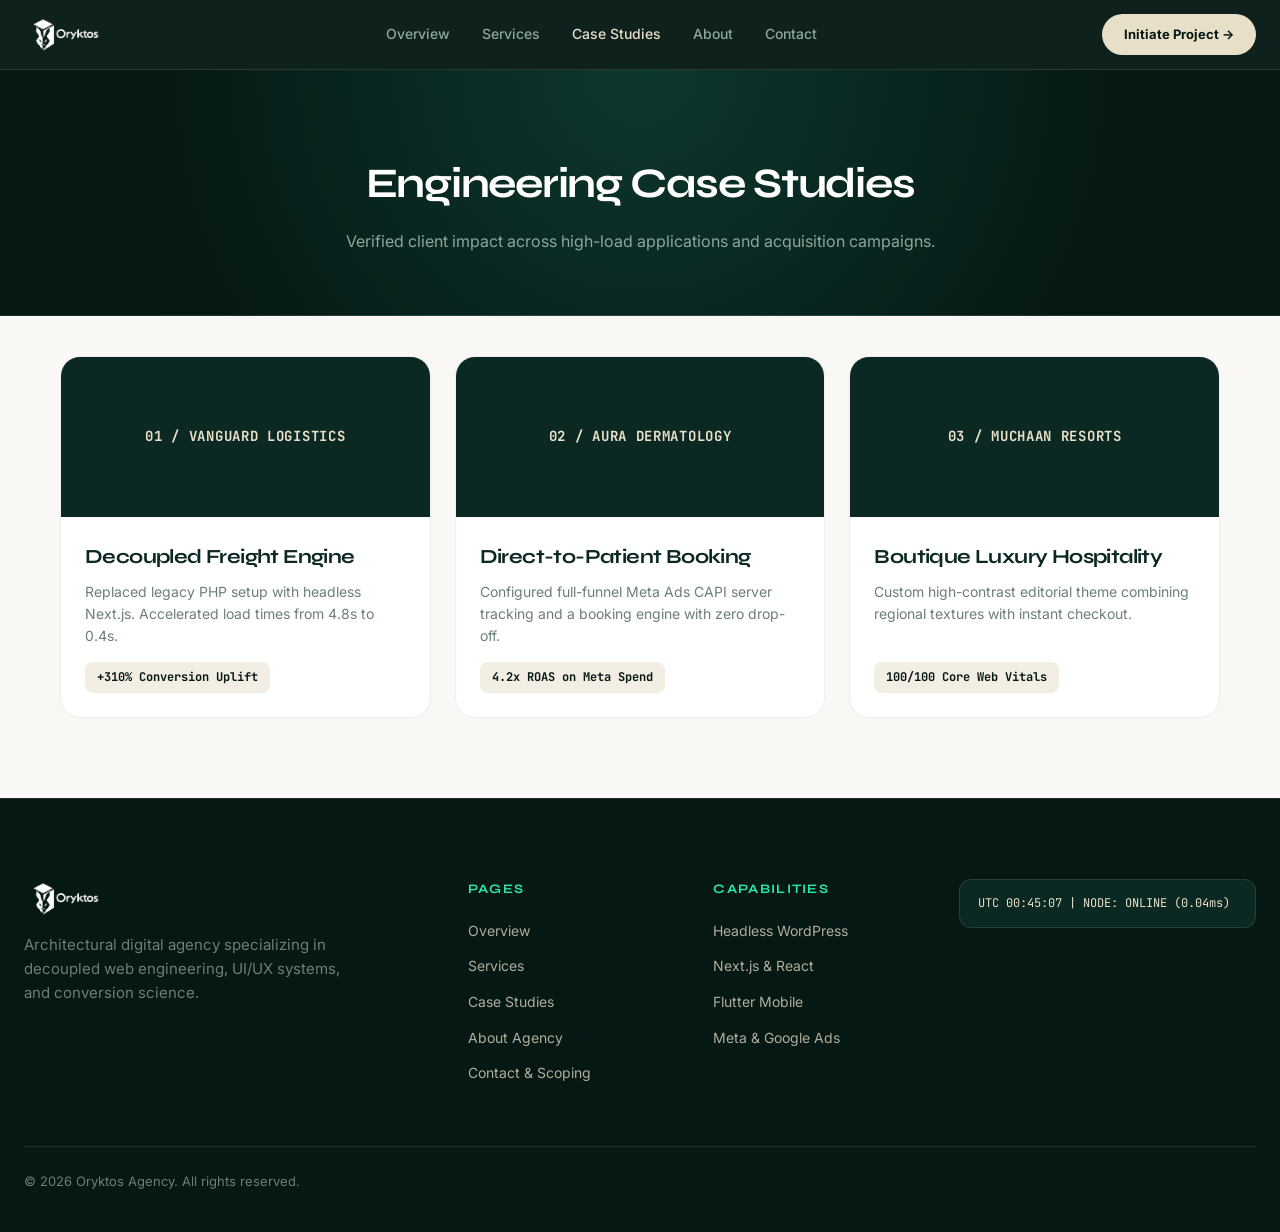
<file: work/index.html>
<!DOCTYPE html>
<html lang="en">
<head>
  <meta charset="UTF-8">
  <meta name="viewport" content="width=device-width, initial-scale=1.0, maximum-scale=5.0">
  <title>Selected Case Studies — Oryktos</title>
  <link rel="stylesheet" href="/style.css">
  <style>
    .page-header { background: radial-gradient(circle at 50% 0%, #0d382f 0%, var(--pine-deep) 70%); color: #fff; padding: 80px 20px 60px; text-align: center; border-bottom: 1px solid var(--border-dark); }
    .grid { max-width: 1200px; margin: 40px auto 80px; padding: 0 20px; display: grid; grid-template-columns: repeat(auto-fit, minmax(280px, 1fr)); gap: 24px; box-sizing: border-box; }
    .case-card { background: #fff; border: 1px solid var(--border-light); border-radius: 20px; overflow: hidden; display: flex; flex-direction: column; }
    .card-preview { height: 160px; background: var(--pine-surface); display: flex; align-items: center; justify-content: center; color: var(--sand-dim); font-size: 14px; font-weight: 700; letter-spacing: 0.05em; }
    .card-body { padding: 24px; flex: 1; display: flex; flex-direction: column; justify-content: space-between; }
    .metric-badge { display: inline-block; background: var(--bg-sand); color: var(--pine-deep); padding: 6px 12px; border-radius: 8px; font-size: 12px; font-weight: 700; margin-top: 14px; width: fit-content; }
    @media (max-width: 600px) { .page-header h1 { font-size: 32px !important; } }
  </style>
</head>
<body>

  <!-- HEADER -->
  <header class="site-header">
    <div class="nav-container">
      <a href="/" class="brand-link">
        <img src="/logo.png" alt="Oryktos" class="brand-logo-img">
      </a>
      <nav class="desktop-nav">
        <a href="/">Overview</a>
        <a href="/services/">Services</a>
        <a href="/work/" class="active">Case Studies</a>
        <a href="/about/">About</a>
        <a href="/contact/">Contact</a>
      </nav>
      <a href="/contact/" class="nav-cta-btn desktop-cta">Initiate Project →</a>
      <button class="mobile-toggle" id="mobileMenuBtn" onclick="toggleMenu()" aria-label="Toggle navigation">
        <span></span><span></span><span></span>
      </button>
    </div>
  </header>

  <!-- MOBILE DRAWER -->
  <div class="mobile-menu-overlay" id="mobileMenu" style="visibility: hidden; opacity: 0; pointer-events: none;">
    <nav class="mobile-links">
      <a href="/" onclick="toggleMenu()">Overview</a>
      <a href="/services/" onclick="toggleMenu()">Services</a>
      <a href="/work/" class="active" onclick="toggleMenu()">Case Studies</a>
      <a href="/about/" onclick="toggleMenu()">About</a>
      <a href="/contact/" onclick="toggleMenu()">Contact</a>
    </nav>
    <div style="margin-top: 32px;">
      <a href="/contact/" class="nav-cta-btn" style="width:100%; padding:16px; font-size:15px;" onclick="toggleMenu()">Initiate Project →</a>
    </div>
  </div>

  <div class="page-header">
    <h1 style="font-size:42px; margin-bottom:12px;">Engineering Case Studies</h1>
    <p style="color:#8fa59f; font-size:16px; max-width:600px; margin:0 auto;">Verified client impact across high-load applications and acquisition campaigns.</p>
  </div>

  <div class="grid">
    <div class="case-card">
      <div class="card-preview mono-font">01 / VANGUARD LOGISTICS</div>
      <div class="card-body">
        <div>
          <h3 style="font-size:20px; margin-bottom:8px;">Decoupled Freight Engine</h3>
          <p style="color:var(--text-muted); font-size:14px;">Replaced legacy PHP setup with headless Next.js. Accelerated load times from 4.8s to 0.4s.</p>
        </div>
        <div class="metric-badge mono-font">+310% Conversion Uplift</div>
      </div>
    </div>
    <div class="case-card">
      <div class="card-preview mono-font">02 / AURA DERMATOLOGY</div>
      <div class="card-body">
        <div>
          <h3 style="font-size:20px; margin-bottom:8px;">Direct-to-Patient Booking</h3>
          <p style="color:var(--text-muted); font-size:14px;">Configured full-funnel Meta Ads CAPI server tracking and a booking engine with zero drop-off.</p>
        </div>
        <div class="metric-badge mono-font">4.2x ROAS on Meta Spend</div>
      </div>
    </div>
    <div class="case-card">
      <div class="card-preview mono-font">03 / MUCHAAN RESORTS</div>
      <div class="card-body">
        <div>
          <h3 style="font-size:20px; margin-bottom:8px;">Boutique Luxury Hospitality</h3>
          <p style="color:var(--text-muted); font-size:14px;">Custom high-contrast editorial theme combining regional textures with instant checkout.</p>
        </div>
        <div class="metric-badge mono-font">100/100 Core Web Vitals</div>
      </div>
    </div>
  </div>

  <footer class="site-footer">
    <div class="footer-container">
      <div class="footer-grid">
        <div>
         <div class="footer-brand-wrap">
  <img src="/logo.png" alt="Oryktos" class="footer-logo-img" style="height: 38px; width: auto; max-width: 160px; object-fit: contain; display: block;">
</div>
          <p class="footer-tagline">Architectural digital agency specializing in decoupled web engineering, UI/UX systems, and conversion science.</p>
        </div>
        <div class="footer-col">
          <h4>Pages</h4>
          <ul>
            <li><a href="/">Overview</a></li>
            <li><a href="/services/">Services</a></li>
            <li><a href="/work/">Case Studies</a></li>
            <li><a href="/about/">About Agency</a></li>
            <li><a href="/contact/">Contact & Scoping</a></li>
          </ul>
        </div>
        <div class="footer-col">
          <h4>Capabilities</h4>
          <ul>
            <li><a href="/services/">Headless WordPress</a></li>
            <li><a href="/services/">Next.js & React</a></li>
            <li><a href="/services/">Flutter Mobile</a></li>
            <li><a href="/services/">Meta & Google Ads</a></li>
          </ul>
        </div>
        <div>
          <div class="telemetry-box mono-font" id="telemetry-clock">INITIALIZING TELEMETRY...</div>
        </div>
      </div>
      <div class="footer-bottom">
        <div>© 2026 Oryktos Agency. All rights reserved.</div>
      </div>
    </div>
  </footer>

  <script src="/script.js"></script>
</body>
</html>
</file>
<file: style.css>
@import url('https://fonts.googleapis.com/css2?family=Inter:wght@300;400;500;600;700&family=JetBrains+Mono:wght@400;500;600&family=Syne:wght@600;700;800&display=swap');

:root {
  --bg-stone: #faf8f5;
  --bg-sand: #f2eee3;
  --sand-dim: #e8dfc8;
  --pine-deep: #061814;
  --pine-surface: #0b2822;
  --pine-card: #10332c;
  --accent-mint: #2be4a7;
  --text-muted: #6b7f79;
  --text-dark: #0b2822;
  --border-dark: rgba(232, 223, 200, 0.12);
  --border-light: rgba(11, 40, 34, 0.08);

  --font-heading: 'Syne', sans-serif;
  --font-body: 'Inter', sans-serif;
  --font-mono: 'JetBrains Mono', monospace;
}

*, *::before, *::after { margin: 0; padding: 0; box-sizing: border-box; }
html { scroll-behavior: smooth; }
body { background-color: var(--bg-stone); color: var(--text-dark); font-family: var(--font-body); line-height: 1.6; overflow-x: hidden; width: 100%; margin: 0; }

h1, h2, h3, h4 { font-family: var(--font-heading); letter-spacing: -0.03em; }
.mono-font, .tag, .stat-num, code { font-family: var(--font-mono); }

/* =========================================
   UNIVERSAL HEADER
========================================= */
header.site-header {
  position: sticky;
  top: 0;
  left: 0;
  right: 0;
  z-index: 9999;
  background: rgba(6, 24, 20, 0.96);
  backdrop-filter: blur(16px);
  -webkit-backdrop-filter: blur(16px);
  border-bottom: 1px solid var(--border-dark);
  padding: 14px 24px;
  width: 100%;
}

.nav-container {
  max-width: 1280px;
  margin: 0 auto;
  display: flex;
  align-items: center;
  justify-content: space-between;
}

.brand-link { display: flex; align-items: center; text-decoration: none; flex-shrink: 0; }
.brand-logo-img { height: 38px; width: auto; max-width: 180px; object-fit: contain; display: block; }

.desktop-nav { display: flex; gap: 32px; align-items: center; }
.desktop-nav a { color: #8fa59f; text-decoration: none; font-size: 14px; font-weight: 500; transition: color 0.2s ease; }
.desktop-nav a:hover, .desktop-nav a.active { color: var(--sand-dim); }

.nav-cta-btn {
  background-color: var(--sand-dim);
  color: var(--pine-deep) !important;
  padding: 10px 22px;
  border-radius: 999px;
  font-weight: 700;
  font-size: 13px;
  text-decoration: none;
  display: inline-flex;
  align-items: center;
  justify-content: center;
  white-space: nowrap;
  transition: all 0.2s ease;
  border: none;
  cursor: pointer;
}
.nav-cta-btn:hover { background-color: var(--accent-mint); transform: translateY(-1px); }

.btn-secondary {
  background-color: transparent;
  color: var(--sand-dim);
  border: 1px solid var(--sand-dim);
  padding: 10px 22px;
  border-radius: 999px;
  font-weight: 600;
  font-size: 13px;
  text-decoration: none;
  cursor: pointer;
  transition: all 0.2s ease;
  display: inline-flex;
  align-items: center;
  justify-content: center;
}
.btn-secondary:hover { background-color: rgba(232, 223, 200, 0.1); }

/* Hamburger Toggle */
.mobile-toggle {
  display: none;
  background: transparent;
  border: 1px solid rgba(232, 223, 200, 0.2);
  border-radius: 8px;
  width: 42px;
  height: 42px;
  cursor: pointer;
  flex-direction: column;
  justify-content: center;
  align-items: center;
  gap: 5px;
  padding: 0;
  flex-shrink: 0;
}
.mobile-toggle span { display: block; width: 20px; height: 2px; background-color: var(--sand-dim); border-radius: 2px; transition: transform 0.25s ease, opacity 0.25s ease; }
.mobile-toggle.is-open span:nth-child(1) { transform: translateY(7px) rotate(45deg); }
.mobile-toggle.is-open span:nth-child(2) { opacity: 0; }
.mobile-toggle.is-open span:nth-child(3) { transform: translateY(-7px) rotate(-45deg); }

/* Fullscreen Mobile Drawer */
.mobile-menu-overlay {
  position: fixed;
  top: 67px;
  left: 0;
  right: 0;
  bottom: 0;
  background: var(--pine-deep);
  z-index: 9998;
  padding: 40px 24px;
  display: flex;
  flex-direction: column;
  transition: opacity 0.3s ease, visibility 0.3s ease;
  border-top: 1px solid var(--border-dark);
  box-sizing: border-box;
  overflow-y: auto;
}
.mobile-links { display: flex; flex-direction: column; gap: 0; }
.mobile-links a { color: var(--sand-dim); text-decoration: none; font-family: var(--font-heading); font-size: 24px; font-weight: 700; padding: 16px 0; border-bottom: 1px solid rgba(232, 223, 200, 0.08); display: block; }
.mobile-links a:hover, .mobile-links a.active { color: var(--accent-mint); }

/* =========================================
   UNIVERSAL FOOTER
========================================= */
footer.site-footer { background-color: var(--pine-deep); color: var(--sand-dim); padding: 80px 24px 40px; border-top: 1px solid var(--border-dark); width: 100%; box-sizing: border-box; }
.footer-container { max-width: 1280px; margin: 0 auto; }
.footer-grid { display: grid; grid-template-columns: 2fr 1fr 1fr 1.5fr; gap: 48px; margin-bottom: 60px; }
.footer-brand-wrap { margin-bottom: 16px; }
.footer-tagline { color: var(--text-muted); font-size: 15px; max-width: 320px; margin-top: 14px; }
.footer-col h4 { font-size: 13px; text-transform: uppercase; letter-spacing: 0.1em; color: var(--accent-mint); margin-bottom: 18px; }
.footer-col ul { list-style: none; display: flex; flex-direction: column; gap: 10px; }
.footer-col a { color: var(--sand-dim); opacity: 0.75; text-decoration: none; font-size: 14px; transition: opacity 0.2s, color 0.2s; }
.footer-col a:hover { opacity: 1; color: var(--accent-mint); }
.telemetry-box { background-color: var(--pine-surface); border: 1px solid var(--border-dark); padding: 14px 18px; border-radius: 12px; font-size: 12px; word-break: break-all; }
.footer-bottom { border-top: 1px solid var(--border-dark); padding-top: 24px; display: flex; justify-content: space-between; align-items: center; color: var(--text-muted); font-size: 13px; flex-wrap: wrap; gap: 12px; }

/* Responsive Adjustments */
@media (max-width: 900px) {
  .desktop-nav, .desktop-cta { display: none !important; }
  .mobile-toggle { display: flex !important; }
  .footer-grid { grid-template-columns: 1fr; gap: 36px; }
  footer.site-footer { padding: 60px 20px 30px; }
  .footer-bottom { flex-direction: column; text-align: center; }
}

.footer-logo-img {
  height: 38px !important;
  width: auto !important;
  max-width: 160px !important;
  object-fit: contain;
  display: block;
}
</file>
